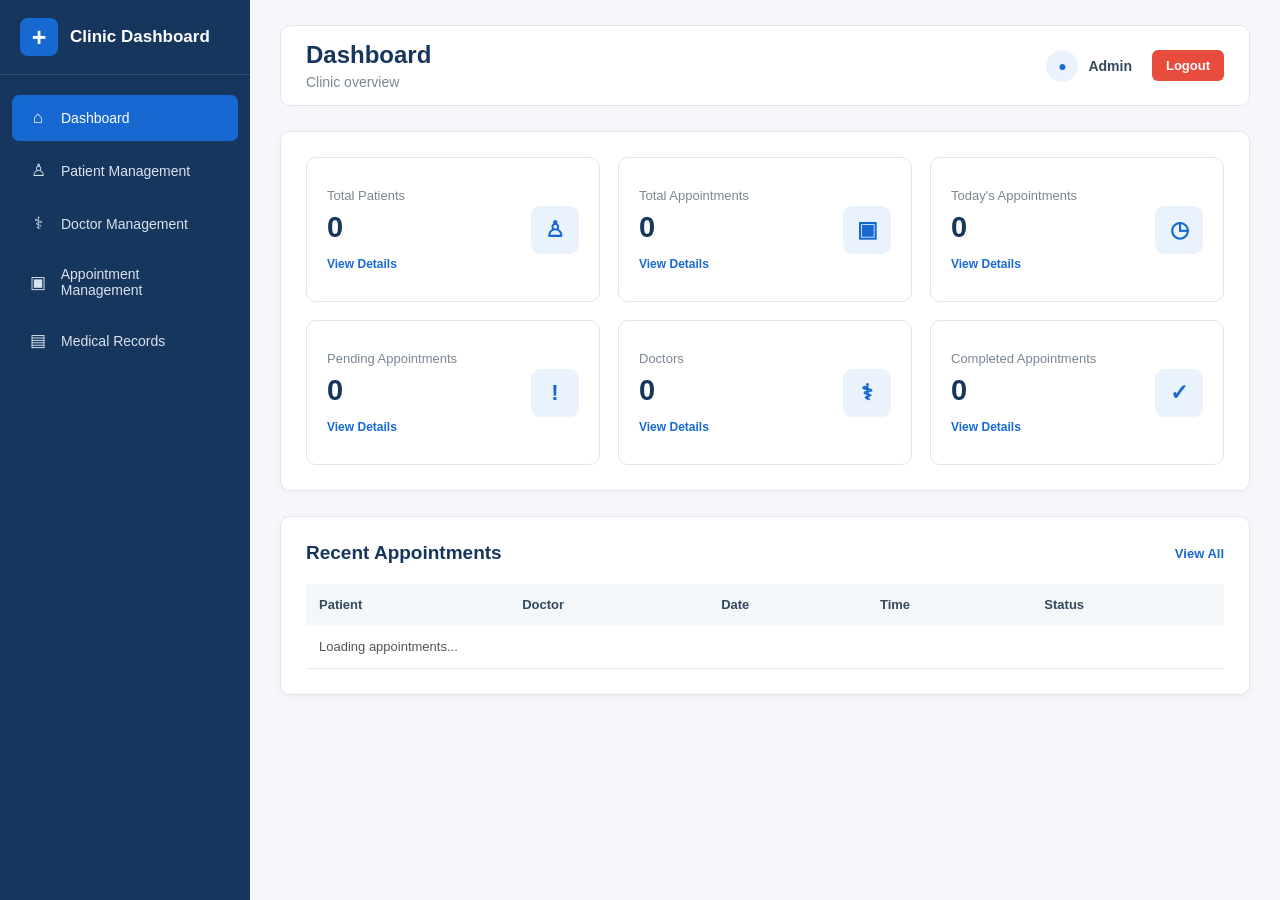
<file: frontend/index.html>
<!DOCTYPE html>
<html lang="en">

<head>
    <meta charset="UTF-8">
    <meta name="viewport" content="width=device-width, initial-scale=1.0">
    <title>Dashboard | Clinic Dashboard</title>
    <link rel="stylesheet" href="style.css">
</head>

<body>

<div class="dashboard-layout">

    <aside class="sidebar">

        <div class="sidebar-brand">

            <div class="sidebar-logo">
                +
            </div>

            <span>Clinic Dashboard</span>

        </div>

        <nav class="sidebar-nav">

            <a href="index.html" class="nav-item active">
                <span>⌂</span>
                Dashboard
            </a>

            <a href="patients.html" class="nav-item">
                <span>♙</span>
                Patient Management
            </a>

            <a href="doctors.html" class="nav-item">
                <span>⚕</span>
                Doctor Management
            </a>

            <a href="appointments.html" class="nav-item">
                <span>▣</span>
                Appointment Management
            </a>

            <a href="medical-records.html" class="nav-item">
                <span>▤</span>
                Medical Records
            </a>

        </nav>

    </aside>

    <main class="dashboard-main">

        <header class="dashboard-header">

            <div>
                <h1>Dashboard</h1>
                <p>Clinic overview</p>
            </div>

            <div class="dashboard-user">

                <span class="user-icon">●</span>

                <span>Admin</span>

                <a href="login.html" class="logout-button">
                    Logout
                </a>

            </div>

        </header>

        <section class="dashboard-stats">

            <div class="stat-card">

                <div>
                    <p class="stat-title">Total Patients</p>
                    <h2 id="totalPatients">0</h2>
                    <a href="patients.html">View Details</a>
                </div>

                <div class="stat-icon">
                    ♙
                </div>

            </div>

            <div class="stat-card">

                <div>
                    <p class="stat-title">Total Appointments</p>
                    <h2 id="totalAppointments">0</h2>
                    <a href="appointments.html">View Details</a>
                </div>

                <div class="stat-icon">
                    ▣
                </div>

            </div>

            <div class="stat-card">

                <div>
                    <p class="stat-title">Today's Appointments</p>
                    <h2 id="todayAppointments">0</h2>
                    <a href="appointments.html">View Details</a>
                </div>

                <div class="stat-icon">
                    ◷
                </div>

            </div>

            <div class="stat-card">

                <div>
                    <p class="stat-title">Pending Appointments</p>
                    <h2 id="pendingAppointments">0</h2>
                    <a href="appointments.html">View Details</a>
                </div>

                <div class="stat-icon">
                    !
                </div>

            </div>

            <div class="stat-card">

                <div>
                    <p class="stat-title">Doctors</p>
                    <h2 id="totalDoctors">0</h2>
                    <a href="doctors.html">View Details</a>
                </div>

                <div class="stat-icon">
                    ⚕
                </div>

            </div>

            <div class="stat-card">

                <div>
                    <p class="stat-title">Completed Appointments</p>
                    <h2 id="completedAppointments">0</h2>
                    <a href="appointments.html">View Details</a>
                </div>

                <div class="stat-icon">
                    ✓
                </div>

            </div>

        </section>

        <section class="recent-section">

            <div class="section-header">

                <h2>Recent Appointments</h2>

                <a href="appointments.html">
                    View All
                </a>

            </div>

            <div class="recent-table-container">

                <table class="recent-table">

                    <thead>

                        <tr>
                            <th>Patient</th>
                            <th>Doctor</th>
                            <th>Date</th>
                            <th>Time</th>
                            <th>Status</th>
                        </tr>

                    </thead>

                    <tbody id="recentAppointments">

                        <tr>
                            <td colspan="5">
                                Loading appointments...
                            </td>
                        </tr>

                    </tbody>

                </table>

            </div>

        </section>

    </main>

</div>

<script src="script.js"></script>

</body>
</html>
</file>
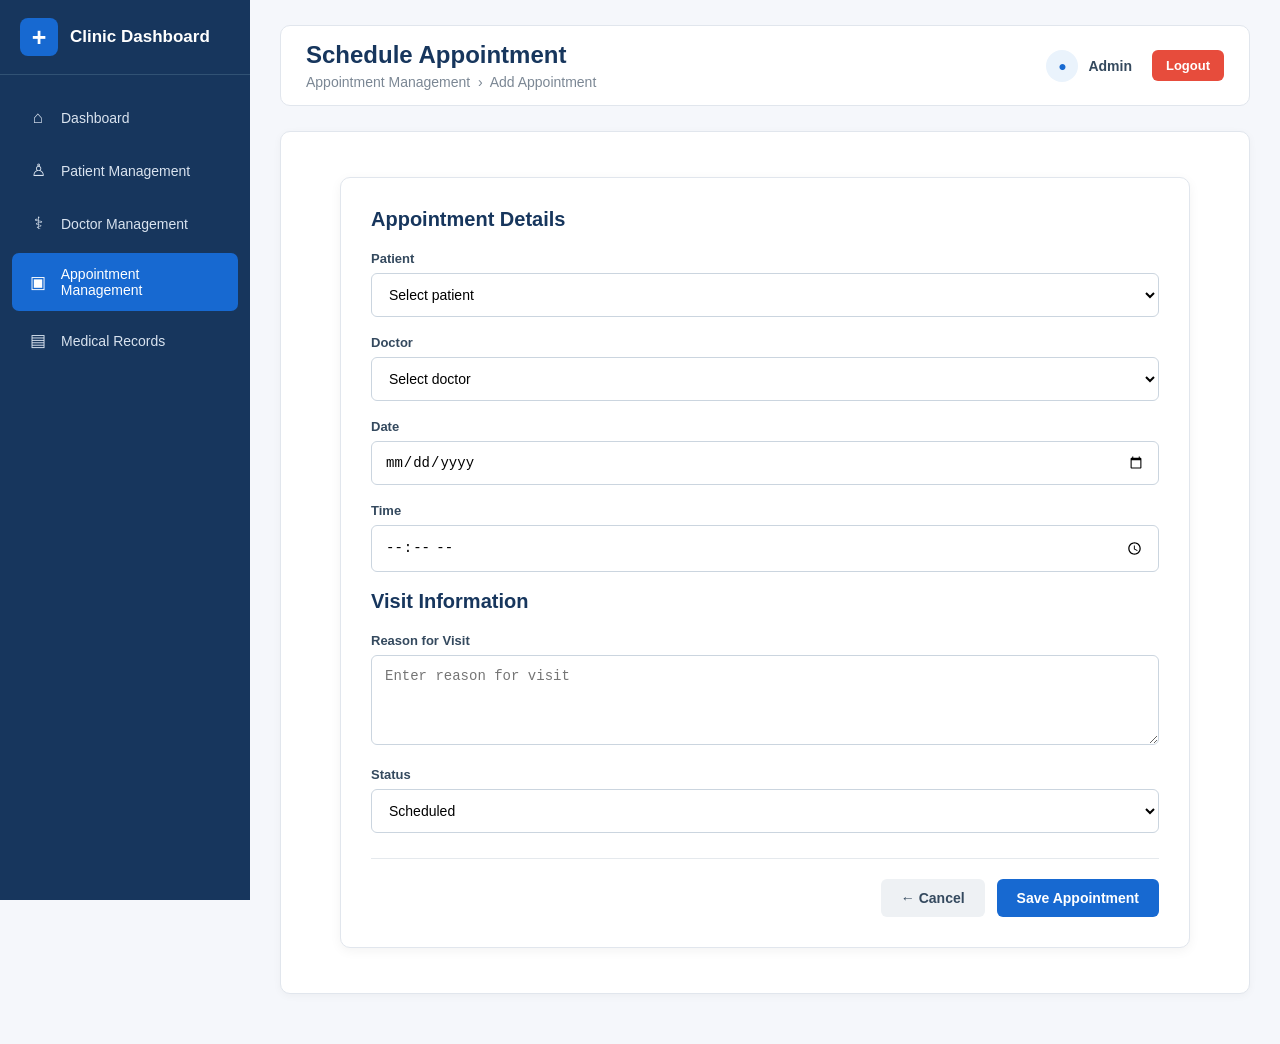
<file: frontend/appointment.html>
<!DOCTYPE html>
<html lang="en">
<head>
    <meta charset="UTF-8">
    <meta name="viewport" content="width=device-width, initial-scale=1.0">
    <title>Schedule Appointment | Clinic Dashboard</title>
    <link rel="stylesheet" href="style.css">
</head>
<body>

<div class="dashboard-layout">

    <aside class="sidebar">
        <div class="sidebar-brand">
            <div class="sidebar-logo">+</div>
            <span>Clinic Dashboard</span>
        </div>

        <nav class="sidebar-nav">
            <a href="index.html" class="nav-item">
                <span>⌂</span>
                Dashboard
            </a>

            <a href="patients.html" class="nav-item">
                <span>♙</span>
                Patient Management
            </a>

            <a href="doctors.html" class="nav-item">
                <span>⚕</span>
                Doctor Management
            </a>

            <a href="appointments.html" class="nav-item active">
                <span>▣</span>
                Appointment Management
            </a>

            <a href="medical-records.html" class="nav-item">
                <span>▤</span>
                Medical Records
            </a>
        </nav>
    </aside>

    <main class="dashboard-main">

        <header class="dashboard-header">
            <div>
                <h1>Schedule Appointment</h1>
                <p>Appointment Management &nbsp;›&nbsp; Add Appointment</p>
            </div>

            <div class="dashboard-user">
                <span class="user-icon">●</span>
                <span>Admin</span>
                <a href="login.html" class="logout-button">Logout</a>
            </div>
        </header>

        <section class="form-page-section">

            <div id="appointmentForm" class="professional-form-card">

                <input type="hidden" id="appointmentId">

                <div class="form-section">
                    <h2>Appointment Details</h2>

                    <div class="form-grid two-columns">

                        <div class="form-group">
                            <label for="appointmentPatient">Patient</label>
                            <select id="appointmentPatient" required>
                                <option value="">Select patient</option>
                            </select>
                        </div>

                        <div class="form-group">
                            <label for="appointmentDoctor">Doctor</label>
                            <select id="appointmentDoctor" required>
                                <option value="">Select doctor</option>
                            </select>
                        </div>

                        <div class="form-group">
                            <label for="appointmentDate">Date</label>
                            <input type="date" id="appointmentDate" required>
                        </div>

                        <div class="form-group">
                            <label for="appointmentTime">Time</label>
                            <input type="time" id="appointmentTime" required>
                        </div>

                    </div>
                </div>

                <div class="form-section">
                    <h2>Visit Information</h2>

                    <div class="form-group">
                        <label for="appointmentReason">Reason for Visit</label>
                        <textarea id="appointmentReason" placeholder="Enter reason for visit" required></textarea>
                    </div>

                    <div class="form-group">
                        <label for="appointmentStatus">Status</label>
                        <select id="appointmentStatus" required>
                            <option value="Scheduled">Scheduled</option>
                            <option value="Completed">Completed</option>
                            <option value="Cancelled">Cancelled</option>
                        </select>
                    </div>
                </div>

                <div class="form-actions">
                    <a href="appointments.html" class="cancel-button">← Cancel</a>
                    <button id="saveAppointmentButton">Save Appointment</button>
                </div>

            </div>

        </section>

    </main>

</div>

<script src="script.js"></script>

</body>
</html>
</file>
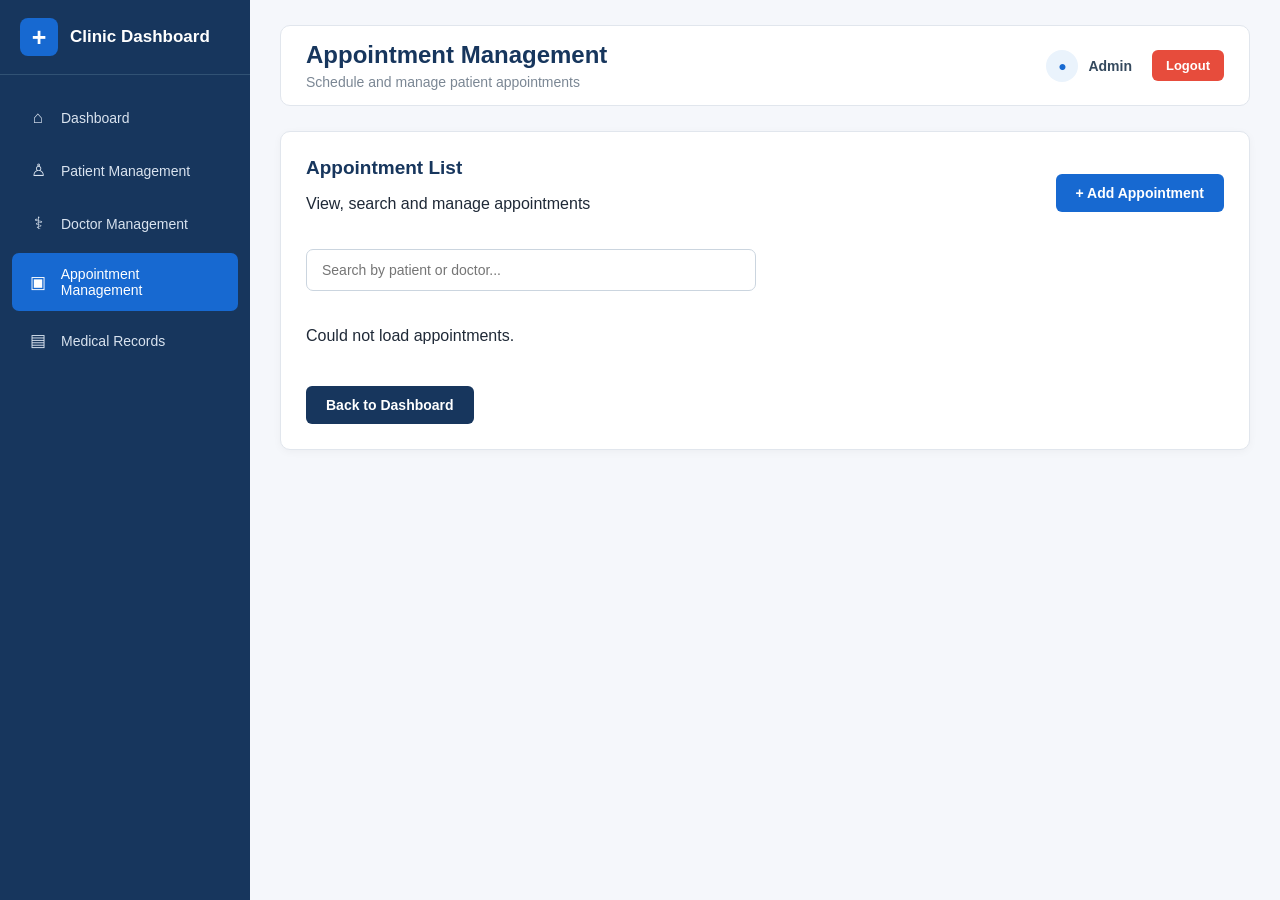
<file: frontend/appointments.html>
<!DOCTYPE html>
<html lang="en">
<head>
    <meta charset="UTF-8">
    <meta name="viewport" content="width=device-width, initial-scale=1.0">
    <title>Appointment Management | Clinic Dashboard</title>
    <link rel="stylesheet" href="style.css">
</head>

<body>

<div class="dashboard-layout">

    <aside class="sidebar">

        <div class="sidebar-brand">
            <div class="sidebar-logo">+</div>
            <span>Clinic Dashboard</span>
        </div>

        <nav class="sidebar-nav">
            <a href="index.html" class="nav-item">
                <span>⌂</span>
                Dashboard
            </a>

            <a href="patients.html" class="nav-item">
                <span>♙</span>
                Patient Management
            </a>

            <a href="doctors.html" class="nav-item">
                <span>⚕</span>
                Doctor Management
            </a>

            <a href="appointments.html" class="nav-item active">
                <span>▣</span>
                Appointment Management
            </a>

            <a href="medical-records.html" class="nav-item">
                <span>▤</span>
                Medical Records
            </a>
        </nav>

    </aside>

    <main class="dashboard-main">

        <header class="dashboard-header">

            <div>
                <h1>Appointment Management</h1>
                <p>Schedule and manage patient appointments</p>
            </div>

            <div class="dashboard-user">
                <span class="user-icon">●</span>
                <span>Admin</span>
                <a href="login.html" class="logout-button">Logout</a>
            </div>

        </header>

        <section class="page-section">

            <div class="section-header">
                <div>
                    <h2>Appointment List</h2>
                    <p>View, search and manage appointments</p>
                </div>

                <button id="addAppointmentButton">
                    + Add Appointment
                </button>
            </div>

            <div class="search-container">
                <input
                    type="text"
                    id="appointmentSearch"
                    placeholder="Search by patient or doctor..."
                >
            </div>

            <div id="appointmentList" class="appointment-list">
                <p>Loading appointments...</p>
            </div>

            <button id="backButton">
                Back to Dashboard
            </button>

        </section>

    </main>

</div>

<script src="script.js"></script>

</body>
</html>
</file>
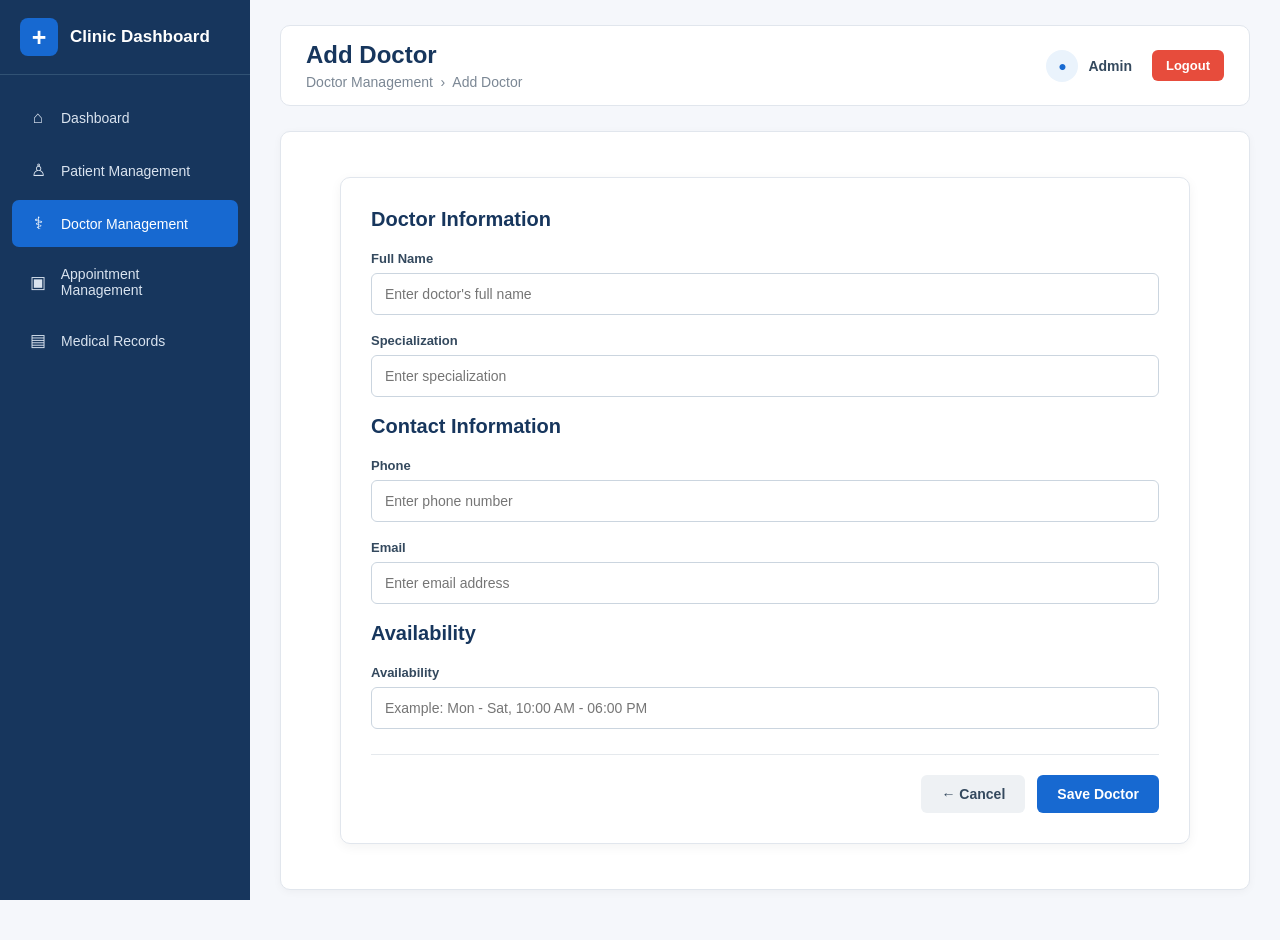
<file: frontend/doctor.html>
<!DOCTYPE html>
<html lang="en">
<head>
    <meta charset="UTF-8">
    <meta name="viewport" content="width=device-width, initial-scale=1.0">
    <title>Add Doctor | Clinic Dashboard</title>
    <link rel="stylesheet" href="style.css">
</head>
<body>

<div class="dashboard-layout">

    <aside class="sidebar">
        <div class="sidebar-brand">
            <div class="sidebar-logo">+</div>
            <span>Clinic Dashboard</span>
        </div>

        <nav class="sidebar-nav">
            <a href="index.html" class="nav-item">
                <span>⌂</span>
                Dashboard
            </a>

            <a href="patients.html" class="nav-item">
                <span>♙</span>
                Patient Management
            </a>

            <a href="doctors.html" class="nav-item active">
                <span>⚕</span>
                Doctor Management
            </a>

            <a href="appointments.html" class="nav-item">
                <span>▣</span>
                Appointment Management
            </a>

            <a href="medical-records.html" class="nav-item">
                <span>▤</span>
                Medical Records
            </a>
        </nav>
    </aside>

    <main class="dashboard-main">

        <header class="dashboard-header">
            <div>
                <h1>Add Doctor</h1>
                <p>Doctor Management &nbsp;›&nbsp; Add Doctor</p>
            </div>

            <div class="dashboard-user">
                <span class="user-icon">●</span>
                <span>Admin</span>
                <a href="login.html" class="logout-button">Logout</a>
            </div>
        </header>

        <section class="form-page-section">

            <div id="doctorForm" class="professional-form-card">

                <input type="hidden" id="doctorId">

                <div class="form-section">
                    <h2>Doctor Information</h2>

                    <div class="form-grid two-columns">

                        <div class="form-group">
                            <label for="doctorName">Full Name</label>
                            <input type="text" id="doctorName" placeholder="Enter doctor's full name" required>
                        </div>

                        <div class="form-group">
                            <label for="doctorSpecialization">Specialization</label>
                            <input type="text" id="doctorSpecialization" placeholder="Enter specialization" required>
                        </div>

                    </div>
                </div>

                <div class="form-section">
                    <h2>Contact Information</h2>

                    <div class="form-grid two-columns">

                        <div class="form-group">
                            <label for="doctorPhone">Phone</label>
                            <input type="tel" id="doctorPhone" placeholder="Enter phone number" required>
                        </div>

                        <div class="form-group">
                            <label for="doctorEmail">Email</label>
                            <input type="email" id="doctorEmail" placeholder="Enter email address" required>
                        </div>

                    </div>
                </div>

                <div class="form-section">
                    <h2>Availability</h2>

                    <div class="form-group">
                        <label for="doctorAvailability">Availability</label>
                        <input type="text" id="doctorAvailability" placeholder="Example: Mon - Sat, 10:00 AM - 06:00 PM" required>
                    </div>
                </div>

                <div class="form-actions">
                    <a href="doctors.html" class="cancel-button">← Cancel</a>
                    <button id="saveDoctorButton">Save Doctor</button>
                </div>

            </div>

        </section>

    </main>

</div>

<script src="script.js"></script>

</body>
</html>
</file>
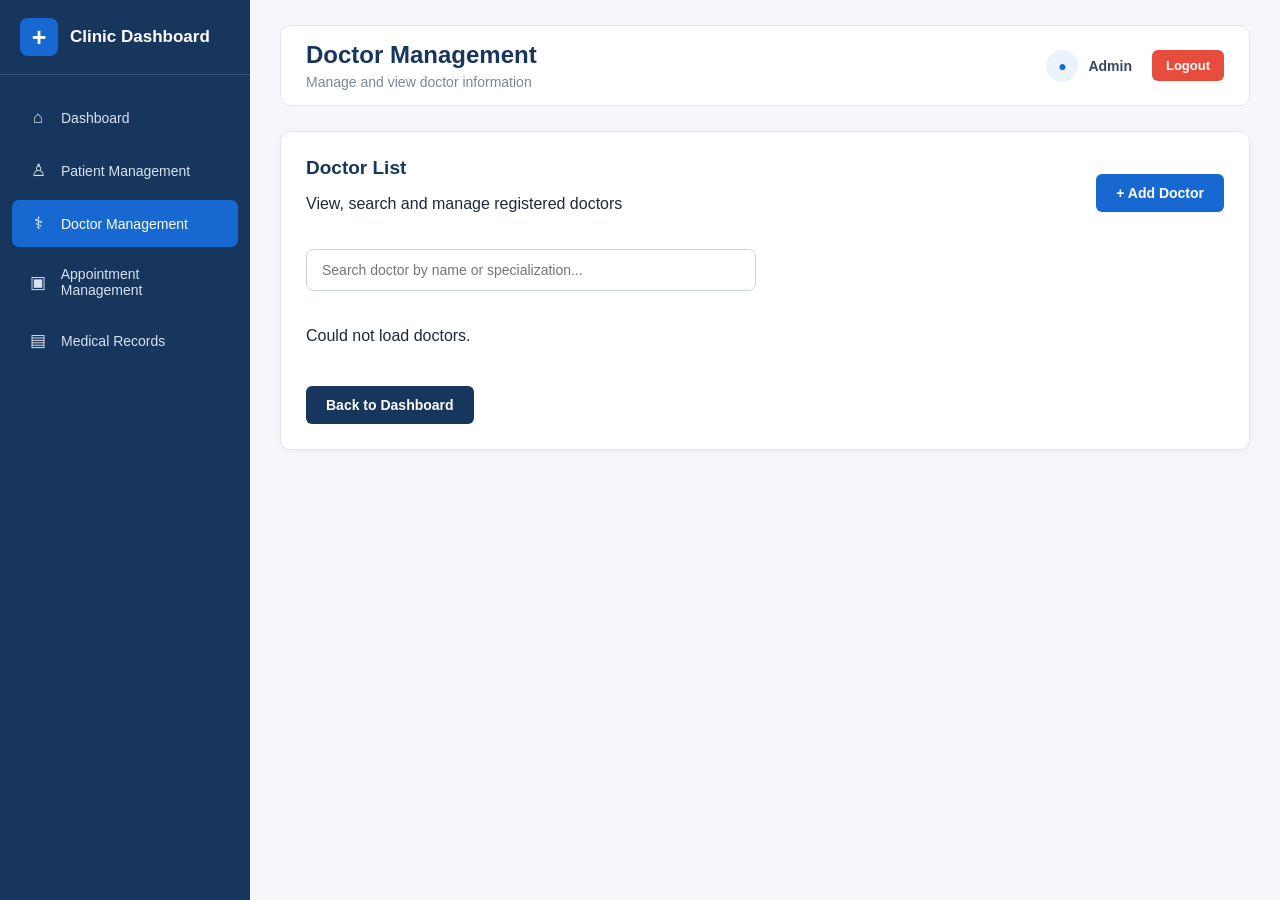
<file: frontend/doctors.html>
<!DOCTYPE html>
<html lang="en">
<head>
    <meta charset="UTF-8">
    <meta name="viewport" content="width=device-width, initial-scale=1.0">
    <title>Doctor Management | Clinic Dashboard</title>
    <link rel="stylesheet" href="style.css">
</head>

<body>

<div class="dashboard-layout">

    <aside class="sidebar">

        <div class="sidebar-brand">
            <div class="sidebar-logo">+</div>
            <span>Clinic Dashboard</span>
        </div>

        <nav class="sidebar-nav">
            <a href="index.html" class="nav-item">
                <span>⌂</span>
                Dashboard
            </a>

            <a href="patients.html" class="nav-item">
                <span>♙</span>
                Patient Management
            </a>

            <a href="doctors.html" class="nav-item active">
                <span>⚕</span>
                Doctor Management
            </a>

            <a href="appointments.html" class="nav-item">
                <span>▣</span>
                Appointment Management
            </a>

            <a href="medical-records.html" class="nav-item">
                <span>▤</span>
                Medical Records
            </a>
        </nav>

    </aside>

    <main class="dashboard-main">

        <header class="dashboard-header">

            <div>
                <h1>Doctor Management</h1>
                <p>Manage and view doctor information</p>
            </div>

            <div class="dashboard-user">
                <span class="user-icon">●</span>
                <span>Admin</span>
                <a href="login.html" class="logout-button">Logout</a>
            </div>

        </header>

        <section class="page-section">

            <div class="section-header">
                <div>
                    <h2>Doctor List</h2>
                    <p>View, search and manage registered doctors</p>
                </div>

                <button id="addDoctorButton">
                    + Add Doctor
                </button>
            </div>

            <div class="search-container">
                <input
                    type="text"
                    id="doctorSearch"
                    placeholder="Search doctor by name or specialization..."
                >
            </div>

            <div id="doctorList" class="doctor-list">
                <p>Loading doctors...</p>
            </div>

            <button id="backButton">
                Back to Dashboard
            </button>

        </section>

    </main>

</div>

<script src="script.js"></script>

</body>
</html>
</file>
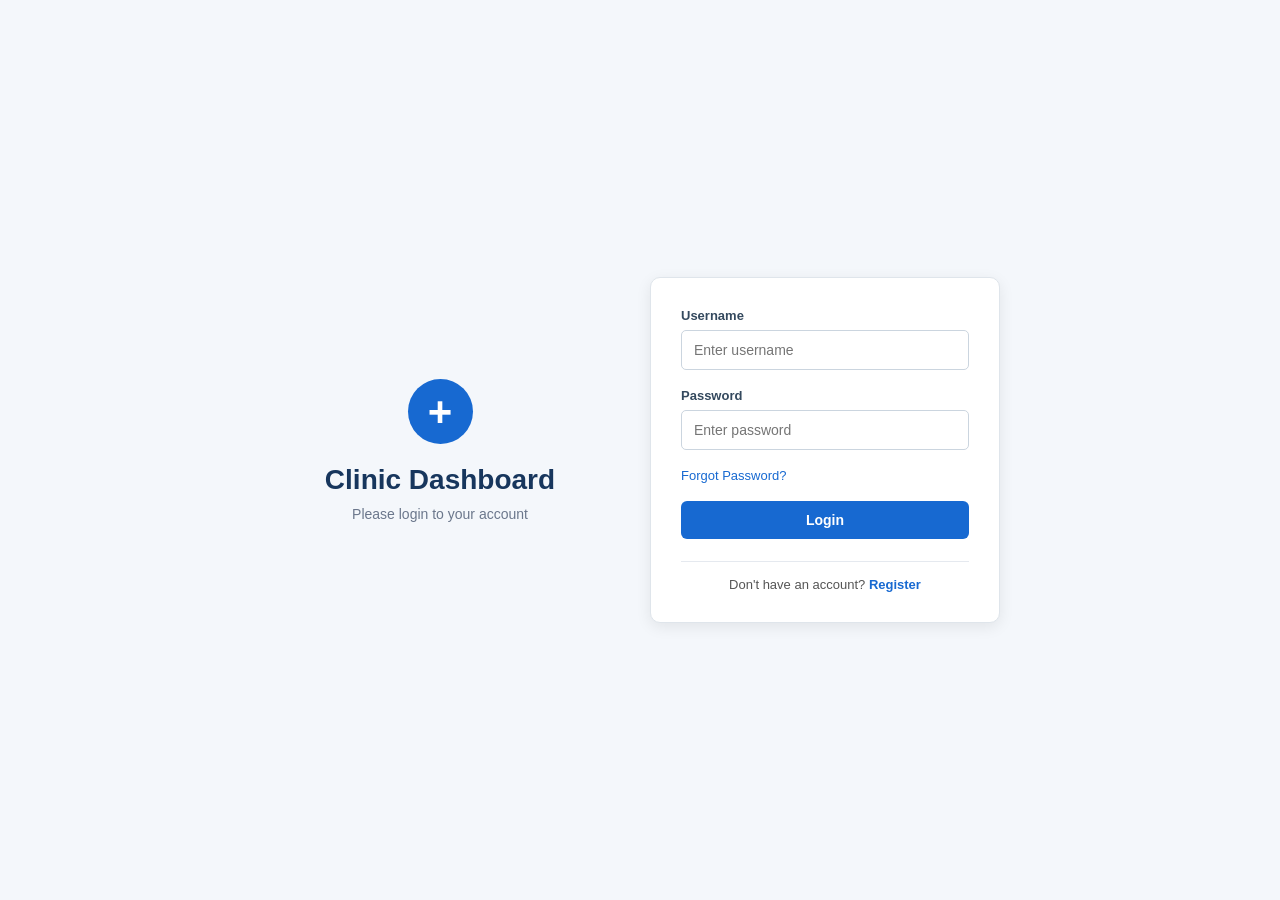
<file: frontend/login.html>
<!DOCTYPE html>
<html lang="en">

<head>
    <meta charset="UTF-8">
    <meta name="viewport" content="width=device-width, initial-scale=1.0">
    <title>Login | Clinic Dashboard</title>
    <link rel="stylesheet" href="style.css">
</head>

<body>

    <div class="auth-page">

        <div class="auth-container">

            <!-- Clinic Logo / Branding -->
            <div class="auth-brand">

                <div class="clinic-logo">
                    +
                </div>

                <h1>Clinic Dashboard</h1>

                <p>Please login to your account</p>

            </div>


            <!-- Login Form -->
            <div class="auth-card">

                <form id="loginForm">

                    <div class="form-group">

                        <label for="username">
                            Username
                        </label>

                        <input
                            type="text"
                            id="username"
                            placeholder="Enter username"
                            required
                        >

                    </div>


                    <div class="form-group">

                        <label for="password">
                            Password
                        </label>

                        <input
                            type="password"
                            id="password"
                            placeholder="Enter password"
                            required
                        >

                    </div>


                    <a href="#" class="forgot-password">
                        Forgot Password?
                    </a>


                    <button type="submit" id="loginButton">
                        Login
                    </button>

                </form>


                <div class="auth-register">

                    <p>
                        Don't have an account?
                        <a href="register.html">Register</a>
                    </p>

                </div>

            </div>

        </div>

    </div>

<script src="script.js"></script>

</body>
</html>
</file>
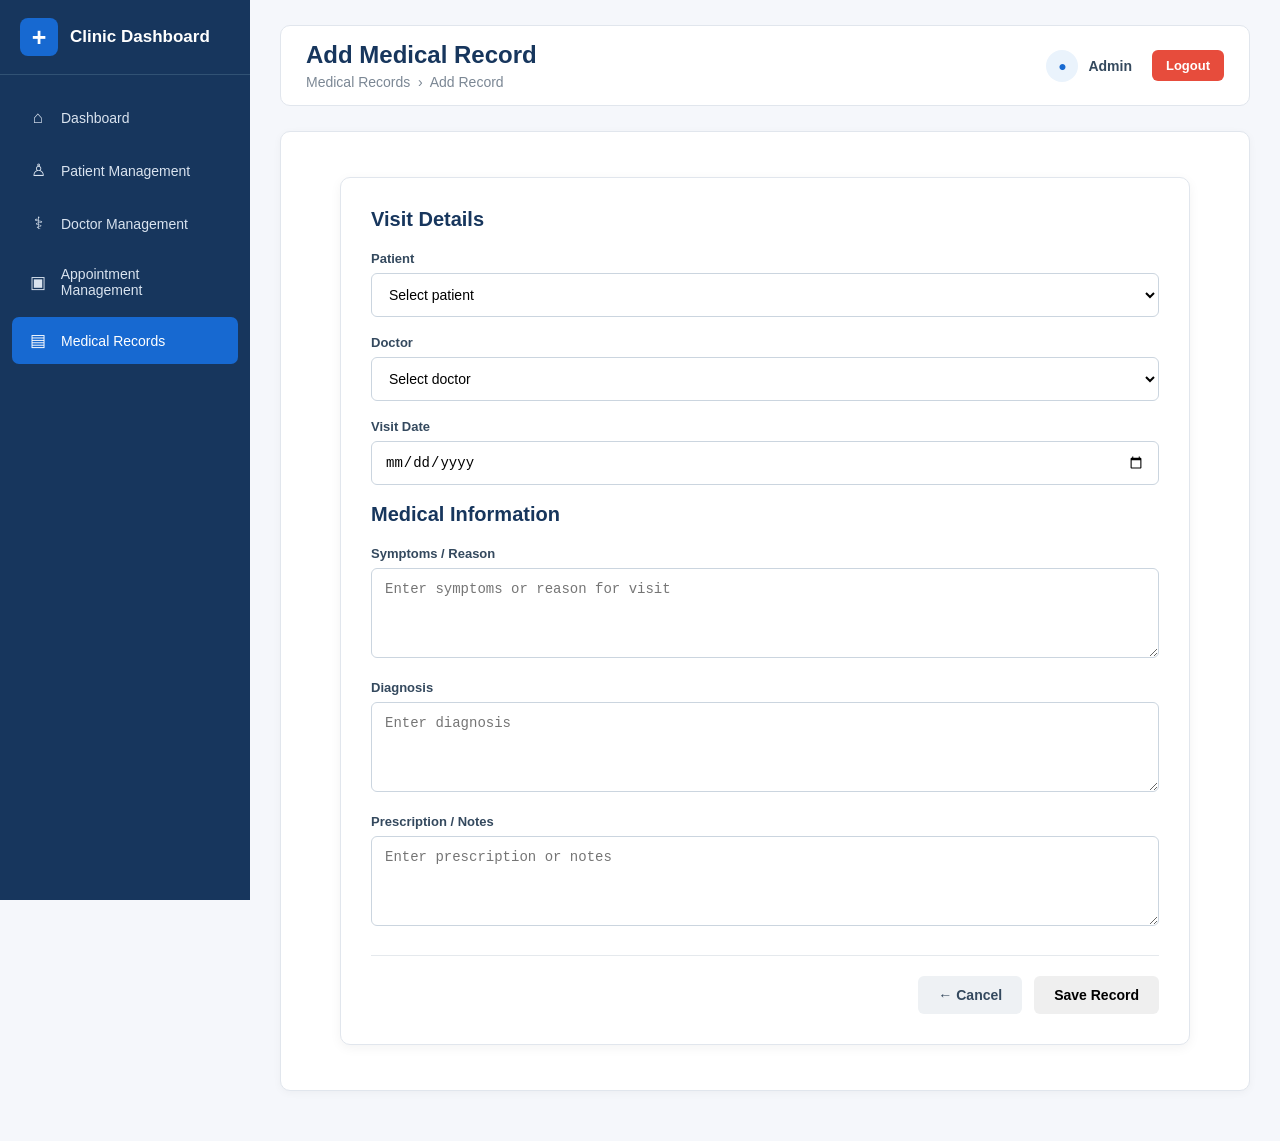
<file: frontend/medical-record.html>
<!DOCTYPE html>
<html lang="en">
<head>
    <meta charset="UTF-8">
    <meta name="viewport" content="width=device-width, initial-scale=1.0">
    <title>Medical Record | Clinic Dashboard</title>
    <link rel="stylesheet" href="style.css">
</head>
<body>

<div class="dashboard-layout">

    <aside class="sidebar">
        <div class="sidebar-brand">
            <div class="sidebar-logo">+</div>
            <span>Clinic Dashboard</span>
        </div>

        <nav class="sidebar-nav">
            <a href="index.html" class="nav-item">
                <span>⌂</span>
                Dashboard
            </a>

            <a href="patients.html" class="nav-item">
                <span>♙</span>
                Patient Management
            </a>

            <a href="doctors.html" class="nav-item">
                <span>⚕</span>
                Doctor Management
            </a>

            <a href="appointments.html" class="nav-item">
                <span>▣</span>
                Appointment Management
            </a>

            <a href="medical-records.html" class="nav-item active">
                <span>▤</span>
                Medical Records
            </a>
        </nav>
    </aside>

    <main class="dashboard-main">

        <header class="dashboard-header">
            <div>
                <h1>Add Medical Record</h1>
                <p>Medical Records &nbsp;›&nbsp; Add Record</p>
            </div>

            <div class="dashboard-user">
                <span class="user-icon">●</span>
                <span>Admin</span>
                <a href="login.html" class="logout-button">Logout</a>
            </div>
        </header>

        <section class="form-page-section">

            <div id="medicalRecordForm" class="professional-form-card">

                <input type="hidden" id="recordId">

                <div class="form-section">
                    <h2>Visit Details</h2>

                    <div class="form-grid two-columns">

                        <div class="form-group">
                            <label for="recordPatient">Patient</label>
                            <select id="recordPatient" required>
                                <option value="">Select patient</option>
                            </select>
                        </div>

                        <div class="form-group">
                            <label for="recordDoctor">Doctor</label>
                            <select id="recordDoctor" required>
                                <option value="">Select doctor</option>
                            </select>
                        </div>

                        <div class="form-group">
                            <label for="recordDate">Visit Date</label>
                            <input type="date" id="recordDate" required>
                        </div>

                    </div>
                </div>

                <div class="form-section">
                    <h2>Medical Information</h2>

                    <div class="form-group">
                        <label for="recordSymptoms">Symptoms / Reason</label>
                        <textarea id="recordSymptoms" placeholder="Enter symptoms or reason for visit" required></textarea>
                    </div>

                    <div class="form-group">
                        <label for="recordDiagnosis">Diagnosis</label>
                        <textarea id="recordDiagnosis" placeholder="Enter diagnosis" required></textarea>
                    </div>

                    <div class="form-group">
                        <label for="recordPrescription">Prescription / Notes</label>
                        <textarea id="recordPrescription" placeholder="Enter prescription or notes" required></textarea>
                    </div>

                </div>

                <div class="form-actions">
                    <a href="medical-records.html" class="cancel-button">← Cancel</a>
                    <button id="saveRecordButton">Save Record</button>
                </div>

            </div>

        </section>

    </main>

</div>

<script src="script.js"></script>

</body>
</html>
</file>
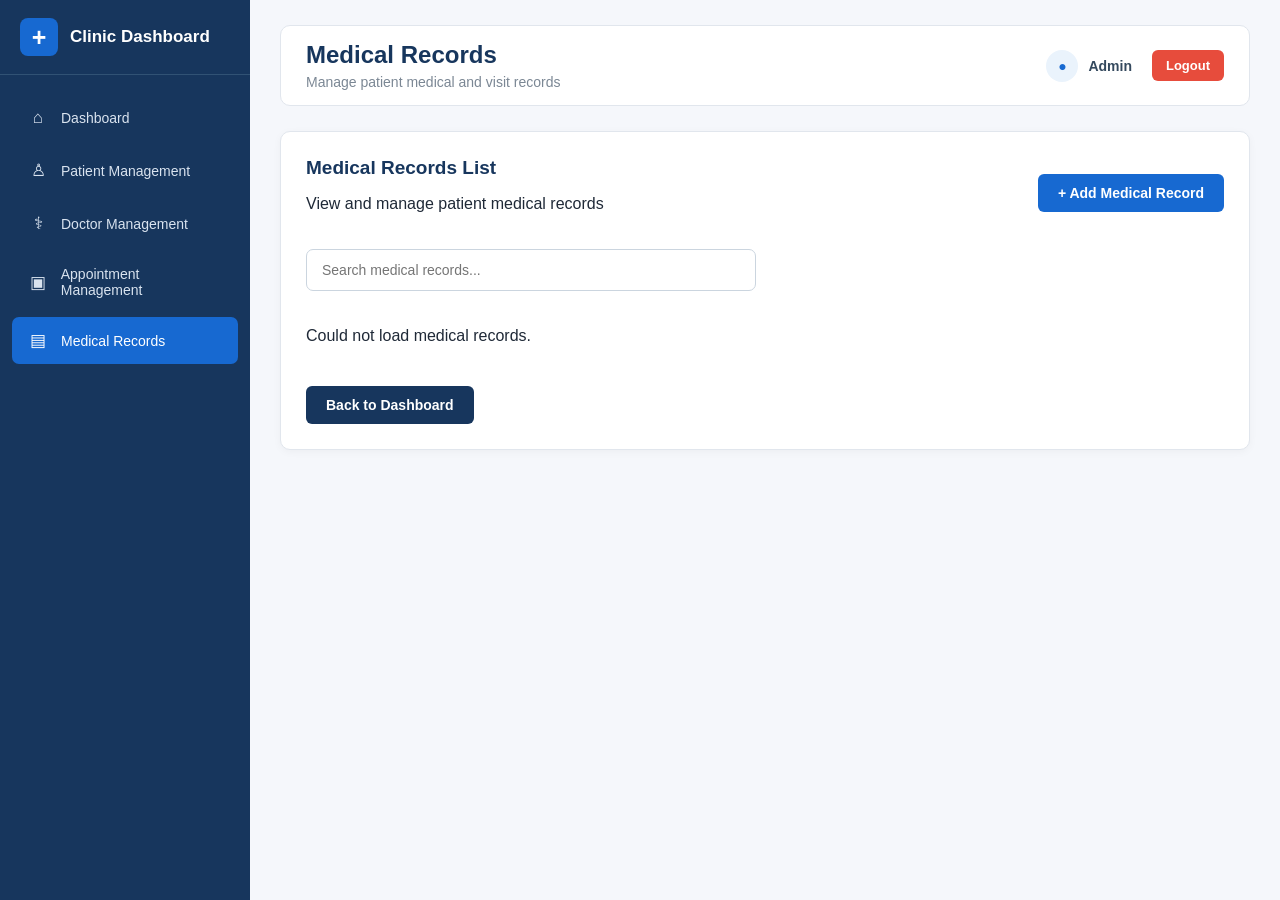
<file: frontend/medical-records.html>
<!DOCTYPE html>
<html lang="en">
<head>
    <meta charset="UTF-8">
    <meta name="viewport" content="width=device-width, initial-scale=1.0">
    <title>Medical Records | Clinic Dashboard</title>
    <link rel="stylesheet" href="style.css">
</head>

<body>

<div class="dashboard-layout">

    <aside class="sidebar">

        <div class="sidebar-brand">
            <div class="sidebar-logo">+</div>
            <span>Clinic Dashboard</span>
        </div>

        <nav class="sidebar-nav">
            <a href="index.html" class="nav-item">
                <span>⌂</span>
                Dashboard
            </a>

            <a href="patients.html" class="nav-item">
                <span>♙</span>
                Patient Management
            </a>

            <a href="doctors.html" class="nav-item">
                <span>⚕</span>
                Doctor Management
            </a>

            <a href="appointments.html" class="nav-item">
                <span>▣</span>
                Appointment Management
            </a>

            <a href="medical-records.html" class="nav-item active">
                <span>▤</span>
                Medical Records
            </a>
        </nav>

    </aside>

    <main class="dashboard-main">

        <header class="dashboard-header">

            <div>
                <h1>Medical Records</h1>
                <p>Manage patient medical and visit records</p>
            </div>

            <div class="dashboard-user">
                <span class="user-icon">●</span>
                <span>Admin</span>
                <a href="login.html" class="logout-button">Logout</a>
            </div>

        </header>

        <section class="page-section">

            <div class="section-header">
                <div>
                    <h2>Medical Records List</h2>
                    <p>View and manage patient medical records</p>
                </div>

                <button id="addMedicalRecordButton">
                    + Add Medical Record
                </button>
            </div>

            <div class="search-container">
                <input
                    type="text"
                    id="medicalRecordSearch"
                    placeholder="Search medical records..."
                >
            </div>

            <div id="medicalRecordList" class="medical-record-list">
                <p>Loading medical records...</p>
            </div>

            <button id="backButton">
                Back to Dashboard
            </button>

        </section>

    </main>

</div>

<script src="script.js"></script>

</body>
</html>
</file>
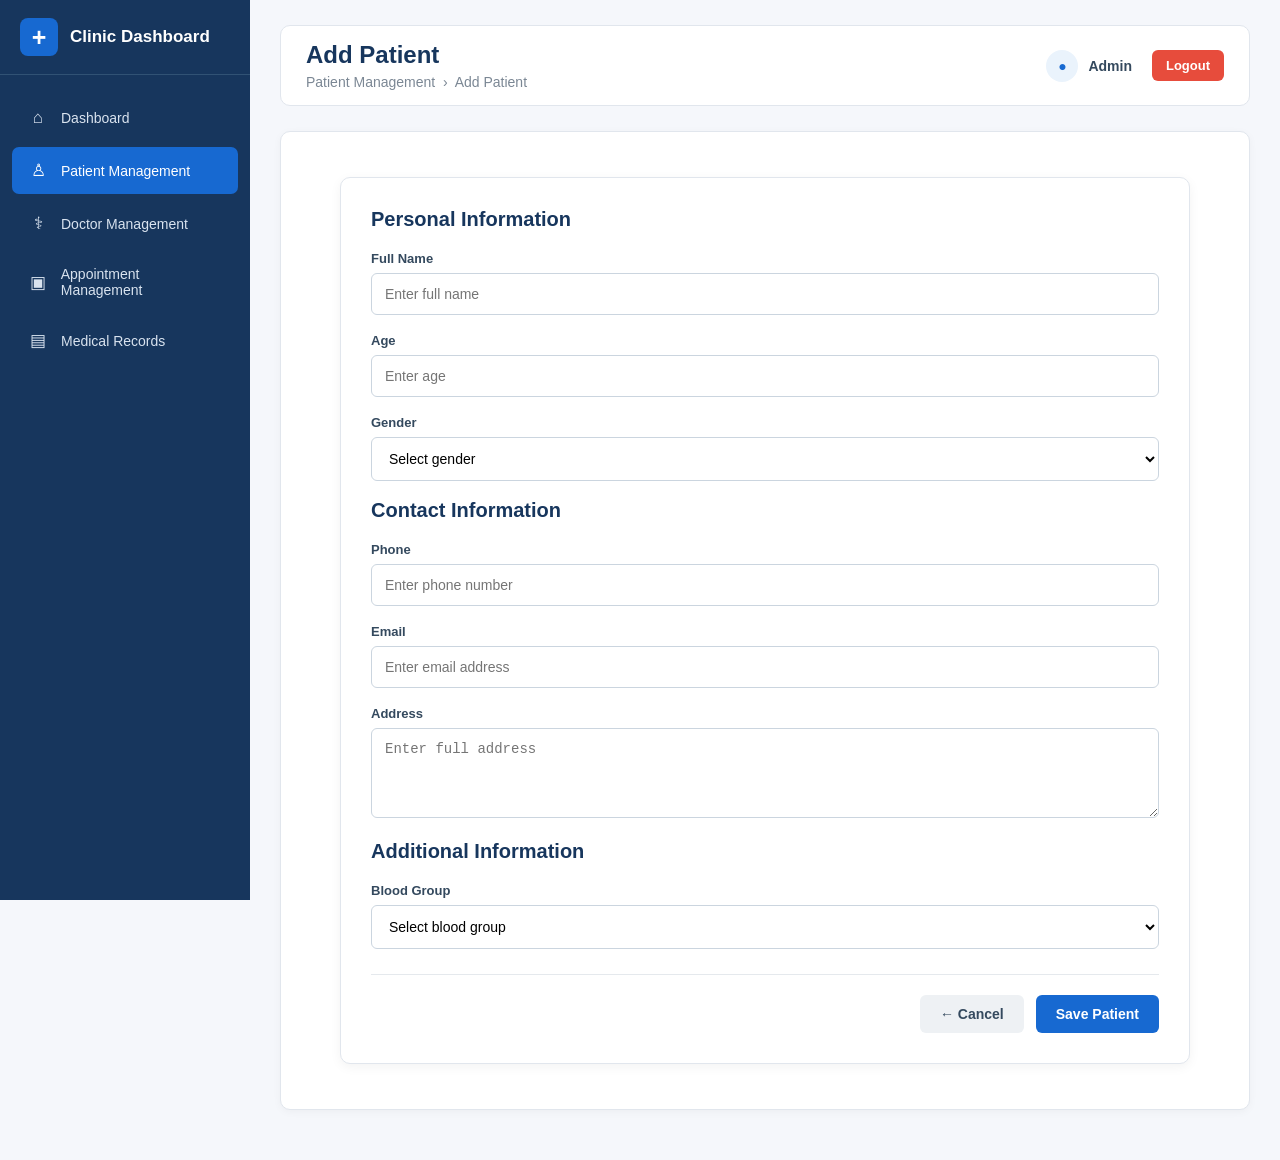
<file: frontend/patient.html>
<!DOCTYPE html>
<html lang="en">
<head>
    <meta charset="UTF-8">
    <meta name="viewport" content="width=device-width, initial-scale=1.0">
    <title>Add Patient | Clinic Dashboard</title>
    <link rel="stylesheet" href="style.css">
</head>
<body>

<div class="dashboard-layout">

    <aside class="sidebar">
        <div class="sidebar-brand">
            <div class="sidebar-logo">+</div>
            <span>Clinic Dashboard</span>
        </div>

        <nav class="sidebar-nav">
            <a href="index.html" class="nav-item">
                <span>⌂</span>
                Dashboard
            </a>

            <a href="patients.html" class="nav-item active">
                <span>♙</span>
                Patient Management
            </a>

            <a href="doctors.html" class="nav-item">
                <span>⚕</span>
                Doctor Management
            </a>

            <a href="appointments.html" class="nav-item">
                <span>▣</span>
                Appointment Management
            </a>

            <a href="medical-records.html" class="nav-item">
                <span>▤</span>
                Medical Records
            </a>
        </nav>
    </aside>

    <main class="dashboard-main">

        <header class="dashboard-header">
            <div>
                <h1>Add Patient</h1>
                <p>Patient Management &nbsp;›&nbsp; Add Patient</p>
            </div>

            <div class="dashboard-user">
                <span class="user-icon">●</span>
                <span>Admin</span>
                <a href="login.html" class="logout-button">Logout</a>
            </div>
        </header>

        <section class="form-page-section">

            <div id="patientForm" class="professional-form-card">

                <input type="hidden" id="patientId">

                <div class="form-section">
                    <h2>Personal Information</h2>

                    <div class="form-grid three-columns">

                        <div class="form-group">
                            <label for="patientName">Full Name</label>
                            <input type="text" id="patientName" placeholder="Enter full name" required>
                        </div>

                        <div class="form-group">
                            <label for="patientAge">Age</label>
                            <input type="number" id="patientAge" placeholder="Enter age" required onwheel="this.blur()">
                        </div>

                        <div class="form-group">
                            <label for="patientGender">Gender</label>
                            <select id="patientGender" required>
                                <option value="">Select gender</option>
                                <option value="Male">Male</option>
                                <option value="Female">Female</option>
                                <option value="Other">Other</option>
                            </select>
                        </div>

                    </div>
                </div>

                <div class="form-section">
                    <h2>Contact Information</h2>

                    <div class="form-grid two-columns">

                        <div class="form-group">
                            <label for="patientPhone">Phone</label>
                            <input type="tel" id="patientPhone" placeholder="Enter phone number" required>
                        </div>

                        <div class="form-group">
                            <label for="patientEmail">Email</label>
                            <input type="email" id="patientEmail" placeholder="Enter email address" required>
                        </div>

                    </div>

                    <div class="form-group">
                        <label for="patientAddress">Address</label>
                        <textarea id="patientAddress" placeholder="Enter full address" required></textarea>
                    </div>
                </div>

                <div class="form-section">
                    <h2>Additional Information</h2>

                    <div class="form-grid two-columns">

                        <div class="form-group">
                            <label for="patientBloodGroup">Blood Group</label>
                            <select id="patientBloodGroup" required>
                                <option value="">Select blood group</option>
                                <option value="A+">A+</option>
                                <option value="A-">A-</option>
                                <option value="B+">B+</option>
                                <option value="B-">B-</option>
                                <option value="AB+">AB+</option>
                                <option value="AB-">AB-</option>
                                <option value="O+">O+</option>
                                <option value="O-">O-</option>
                            </select>
                        </div>

                    </div>
                </div>

                <div class="form-actions">
                    <a href="patients.html" class="cancel-button">← Cancel</a>
                    <button id="savePatientButton">Save Patient</button>
                </div>

            </div>

        </section>

    </main>

</div>

<script src="script.js"></script>

</body>
</html>
</file>
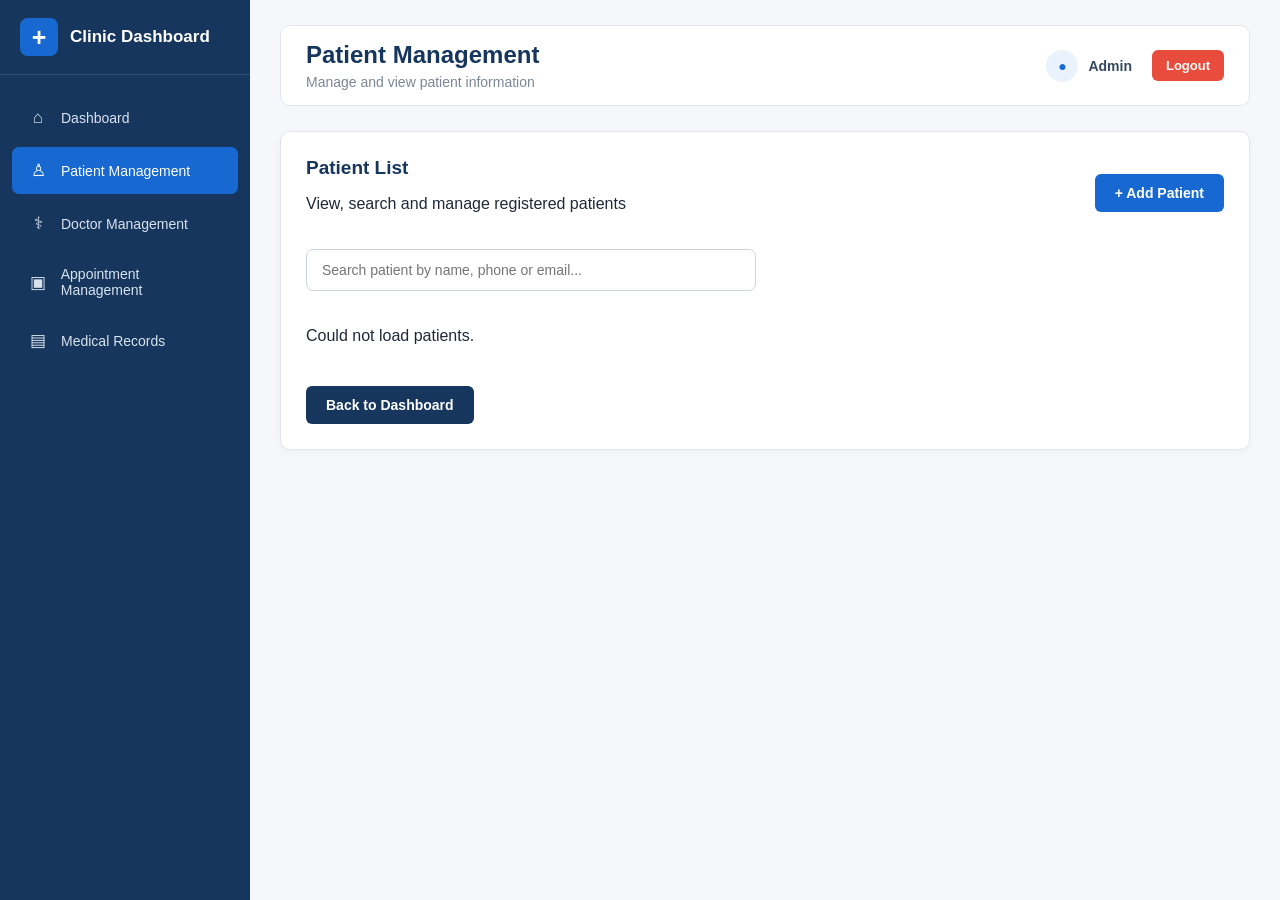
<file: frontend/patients.html>
<!DOCTYPE html>
<html lang="en">
<head>
    <meta charset="UTF-8">
    <meta name="viewport" content="width=device-width, initial-scale=1.0">
    <title>Patient Management | Clinic Dashboard</title>
    <link rel="stylesheet" href="style.css">
</head>

<body>

<div class="dashboard-layout">

    <aside class="sidebar">

        <div class="sidebar-brand">
            <div class="sidebar-logo">+</div>
            <span>Clinic Dashboard</span>
        </div>

        <nav class="sidebar-nav">
            <a href="index.html" class="nav-item">
                <span>⌂</span>
                Dashboard
            </a>

            <a href="patients.html" class="nav-item active">
                <span>♙</span>
                Patient Management
            </a>

            <a href="doctors.html" class="nav-item">
                <span>⚕</span>
                Doctor Management
            </a>

            <a href="appointments.html" class="nav-item">
                <span>▣</span>
                Appointment Management
            </a>

            <a href="medical-records.html" class="nav-item">
                <span>▤</span>
                Medical Records
            </a>
        </nav>

    </aside>

    <main class="dashboard-main">

        <header class="dashboard-header">

            <div>
                <h1>Patient Management</h1>
                <p>Manage and view patient information</p>
            </div>

            <div class="dashboard-user">
                <span class="user-icon">●</span>
                <span>Admin</span>
                <a href="login.html" class="logout-button">Logout</a>
            </div>

        </header>

        <section class="page-section">

            <div class="section-header">
                <div>
                    <h2>Patient List</h2>
                    <p>View, search and manage registered patients</p>
                </div>

                <button id="addPatientButton">
                    + Add Patient
                </button>
            </div>

            <div class="search-container">
                <input
                    type="text"
                    id="patientSearch"
                    placeholder="Search patient by name, phone or email..."
                >
            </div>

            <div id="patientList" class="patient-list">
                <p>Loading patients...</p>
            </div>

            <button id="backButton">
                Back to Dashboard
            </button>

        </section>

    </main>

</div>

<script src="script.js"></script>

</body>
</html>
</file>
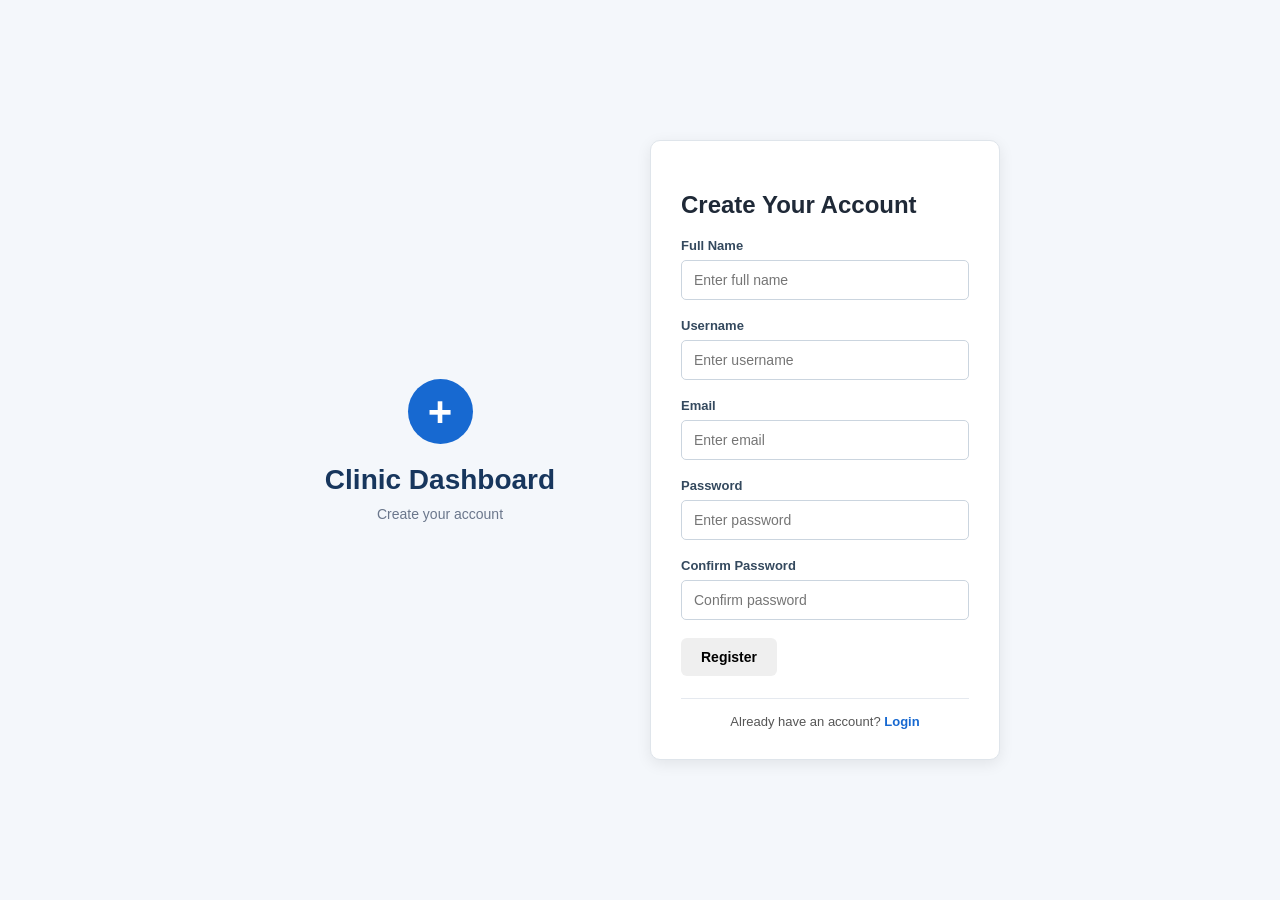
<file: frontend/register.html>
<!DOCTYPE html>
<html lang="en">

<head>
    <meta charset="UTF-8">
    <meta name="viewport" content="width=device-width, initial-scale=1.0">
    <title>Register | Clinic Dashboard</title>
    <link rel="stylesheet" href="style.css">
</head>

<body>

    <div class="auth-page">

        <div class="auth-container">

            <!-- Clinic Branding -->
            <div class="auth-brand">

                <div class="clinic-logo">
                    +
                </div>

                <h1>Clinic Dashboard</h1>

                <p>Create your account</p>

            </div>


            <!-- Register Form -->
            <div class="auth-card">

                <h2>Create Your Account</h2>

                <form id="registerForm">

                    <div class="form-group">

                        <label for="fullName">
                            Full Name
                        </label>

                        <input
                            type="text"
                            id="fullName"
                            placeholder="Enter full name"
                            required
                        >

                    </div>


                    <div class="form-group">

                        <label for="registerUsername">
                            Username
                        </label>

                        <input
                            type="text"
                            id="registerUsername"
                            placeholder="Enter username"
                            required
                        >

                    </div>


                    <div class="form-group">

                        <label for="registerEmail">
                            Email
                        </label>

                        <input
                            type="email"
                            id="registerEmail"
                            placeholder="Enter email"
                            required
                        >

                    </div>


                    <div class="form-group">

                        <label for="registerPassword">
                            Password
                        </label>

                        <input
                            type="password"
                            id="registerPassword"
                            placeholder="Enter password"
                            required
                        >

                    </div>


                    <div class="form-group">

                        <label for="confirmPassword">
                            Confirm Password
                        </label>

                        <input
                            type="password"
                            id="confirmPassword"
                            placeholder="Confirm password"
                            required
                        >

                    </div>


                    <button type="submit" id="registerButton">
                        Register
                    </button>

                </form>


                <div class="auth-register">

                    <p>
                        Already have an account?
                        <a href="login.html">Login</a>
                    </p>

                </div>

            </div>

        </div>

    </div>

    <script src="script.js"></script>

</body>
</html>
</file>
<file: frontend/style.css>
* {
    box-sizing: border-box;
}

body {
    font-family: Arial, sans-serif;
    margin: 0;
    background-color: #f5f7fb;
    color: #1f2937;
}

header {
    background-color: #ffffff;
    border-bottom: 1px solid #e5e7eb;
    padding: 20px 30px;
}

header h1 {
    margin: 0;
    color: #17365d;
    font-size: 24px;
}

main {
    max-width: 1200px;
    margin: 0 auto;
    padding: 30px;
}

section {
    background-color: #ffffff;
    border: 1px solid #e1e6ed;
    border-radius: 10px;
    padding: 25px;
    margin-bottom: 25px;
    box-shadow: 0 2px 8px rgba(0, 0, 0, 0.04);
}

section h2 {
    margin: 0 0 20px;
    color: #17365d;
    font-size: 20px;
}

section h3 {
    color: #17365d;
}

button {
    border: none;
    border-radius: 6px;
    padding: 11px 20px;
    font-size: 14px;
    font-weight: 600;
    cursor: pointer;
    transition: 0.2s;
}

button:hover {
    transform: translateY(-1px);
}

#addPatientButton,
#addDoctorButton,
#addAppointmentButton,
#addMedicalRecordButton,
#savePatientButton,
#saveDoctorButton,
#saveAppointmentButton,
#saveMedicalRecordButton {
    background-color: #1769d1;
    color: white;
}

#addPatientButton:hover,
#addDoctorButton:hover,
#addAppointmentButton:hover,
#addMedicalRecordButton:hover,
#savePatientButton:hover,
#saveDoctorButton:hover,
#saveAppointmentButton:hover,
#saveMedicalRecordButton:hover {
    background-color: #0f56ae;
}

#viewPatientsButton,
#viewDoctorsButton,
#viewAppointmentsButton,
#viewMedicalRecordsButton {
    background-color: #eef3f8;
    color: #17365d;
}

#viewPatientsButton:hover,
#viewDoctorsButton:hover,
#viewAppointmentsButton:hover,
#viewMedicalRecordsButton:hover {
    background-color: #dfe8f1;
}

#backButton {
    background-color: #17365d;
    color: white;
    margin-top: 25px;
}

#backButton:hover {
    background-color: #102b4a;
}

.dashboard-layout {
    display: flex;
    min-height: 100vh;
    background-color: #f5f7fb;
}

.sidebar {
    width: 250px;
    min-height: 100vh;
    background-color: #17365d;
    color: white;
    position: fixed;
    left: 0;
    top: 0;
    bottom: 0;
}

.sidebar-brand {
    height: 75px;
    display: flex;
    align-items: center;
    gap: 12px;
    padding: 0 20px;
    border-bottom: 1px solid #315274;
    font-size: 17px;
    font-weight: bold;
}

.sidebar-logo {
    width: 38px;
    height: 38px;
    display: flex;
    align-items: center;
    justify-content: center;
    background-color: #1769d1;
    border-radius: 8px;
    font-size: 25px;
    font-weight: bold;
}

.sidebar-nav {
    padding: 20px 12px;
}

.nav-item {
    display: flex;
    align-items: center;
    gap: 12px;
    padding: 13px 15px;
    margin-bottom: 6px;
    color: #d9e3ef;
    text-decoration: none;
    border-radius: 7px;
    font-size: 14px;
}

.nav-item span {
    width: 22px;
    text-align: center;
    font-size: 17px;
}

.nav-item:hover {
    background-color: #294b6e;
    color: white;
}

.nav-item.active {
    background-color: #1769d1;
    color: white;
}

.dashboard-main {
    margin-left: 250px;
    width: calc(100% - 250px);
    min-height: 100vh;
    padding: 25px 30px;
}

.dashboard-header {
    background-color: white;
    min-height: 75px;
    padding: 15px 25px;
    border-radius: 10px;
    display: flex;
    align-items: center;
    justify-content: space-between;
    margin-bottom: 25px;
    border: 1px solid #e1e6ed;
}

.dashboard-header h1 {
    margin: 0 0 5px;
    color: #17365d;
    font-size: 24px;
}

.dashboard-header p {
    margin: 0;
    color: #7b8794;
    font-size: 14px;
}

.dashboard-user {
    display: flex;
    align-items: center;
    gap: 10px;
    color: #34495e;
    font-size: 14px;
    font-weight: 600;
}

.user-icon {
    width: 32px;
    height: 32px;
    display: flex;
    align-items: center;
    justify-content: center;
    background-color: #eaf3fc;
    color: #1769d1;
    border-radius: 50%;
}

.logout-button {
    margin-left: 10px;
    padding: 8px 14px;
    background-color: #e74c3c;
    color: white;
    text-decoration: none;
    border-radius: 6px;
    font-size: 13px;
}

.logout-button:hover {
    background-color: #c0392b;
}

.dashboard-stats {
    display: grid;
    grid-template-columns: repeat(3, 1fr);
    gap: 18px;
    margin-bottom: 25px;
}

.stat-card {
    background-color: white;
    min-height: 145px;
    padding: 20px;
    border-radius: 10px;
    display: flex;
    align-items: center;
    justify-content: space-between;
    border: 1px solid #e1e6ed;
}

.stat-title {
    margin: 0 0 8px;
    color: #7b8794;
    font-size: 13px;
}

.stat-card h2 {
    margin: 0 0 10px;
    color: #17365d;
    font-size: 29px;
}

.stat-card a {
    color: #1769d1;
    text-decoration: none;
    font-size: 12px;
    font-weight: 600;
}

.stat-icon {
    width: 48px;
    height: 48px;
    display: flex;
    align-items: center;
    justify-content: center;
    background-color: #eaf3fc;
    color: #1769d1;
    border-radius: 9px;
    font-size: 22px;
    font-weight: bold;
}

.recent-section {
    background-color: white;
    padding: 25px;
    border-radius: 10px;
    border: 1px solid #e1e6ed;
}

.section-header {
    display: flex;
    align-items: center;
    justify-content: space-between;
    margin-bottom: 20px;
}

.section-header h2 {
    margin: 0;
    color: #17365d;
    font-size: 19px;
}

.section-header a {
    color: #1769d1;
    text-decoration: none;
    font-size: 13px;
    font-weight: 600;
}

.recent-table-container {
    width: 100%;
    overflow-x: auto;
}

.recent-table {
    width: 100%;
    border-collapse: collapse;
}

.recent-table th {
    background-color: #f4f7fa;
    color: #34495e;
    padding: 13px;
    text-align: left;
    font-size: 13px;
}

.recent-table td {
    padding: 14px 13px;
    border-bottom: 1px solid #e5e9ed;
    color: #555;
    font-size: 13px;
}

.page-section {
    background-color: white;
    padding: 25px;
    border-radius: 10px;
    border: 1px solid #e1e6ed;
}

.search-container {
    margin-bottom: 20px;
}

#patientSearch,
#doctorSearch,
#appointmentSearch,
#medicalRecordSearch {
    width: 100%;
    max-width: 450px;
    padding: 12px 15px;
    border: 1px solid #cbd5df;
    border-radius: 7px;
    font-size: 14px;
    outline: none;
}

#patientSearch:focus,
#doctorSearch:focus,
#appointmentSearch:focus,
#medicalRecordSearch:focus {
    border-color: #1769d1;
}

.patient-list,
.doctor-list,
.appointment-list,
.medical-record-list {
    display: grid;
    grid-template-columns: repeat(2, 1fr);
    gap: 18px;
    margin-top: 15px;
}

.patient-card,
.doctor-card,
.appointment-card,
.medical-record-card {
    width: 100%;
    padding: 20px;
    border: 1px solid #e1e6ed;
    border-radius: 9px;
    background-color: white;
    box-shadow: 0 2px 6px rgba(0, 0, 0, 0.04);
    text-align: left;
}

.patient-card h3,
.doctor-card h3,
.appointment-card h3,
.medical-record-card h3 {
    margin: 0 0 15px;
    color: #17365d;
    font-size: 17px;
}

.patient-card p,
.doctor-card p,
.appointment-card p,
.medical-record-card p {
    margin: 9px 0;
    color: #555;
    font-size: 14px;
}

.patient-card p strong,
.doctor-card p strong,
.appointment-card p strong,
.medical-record-card p strong {
    color: #34495e;
}

.edit-patient-button,
.edit-doctor-button,
.edit-appointment-button,
.edit-medical-record-button {
    background-color: #17365d;
    color: white;
    margin-top: 12px;
}

.edit-patient-button:hover,
.edit-doctor-button:hover,
.edit-appointment-button:hover,
.edit-medical-record-button:hover {
    background-color: #102b4a;
}

.delete-patient-button,
.delete-doctor-button,
.delete-appointment-button,
.delete-medical-record-button {
    background-color: #dc3545;
    color: white;
    margin-top: 12px;
    margin-left: 8px;
}

.delete-patient-button:hover,
.delete-doctor-button:hover,
.delete-appointment-button:hover,
.delete-medical-record-button:hover {
    background-color: #b02a37;
}

#patientForm,
#doctorForm,
#appointmentForm,
#medicalRecordForm {
    width: 100%;
    max-width: 850px;
    margin: 20px auto;
    padding: 30px;
    background-color: white;
    border: 1px solid #e1e6ed;
    border-radius: 10px;
    box-shadow: 0 3px 12px rgba(0, 0, 0, 0.05);
}

#patientForm h3,
#doctorForm h3,
#appointmentForm h3,
#medicalRecordForm h3 {
    margin: 0 0 20px;
    padding-bottom: 12px;
    border-bottom: 1px solid #e5e9ed;
    color: #17365d;
    font-size: 17px;
}

.form-group {
    margin-bottom: 18px;
}

.form-row {
    display: flex;
    gap: 20px;
}

.form-row .form-group {
    flex: 1;
}

#patientForm label,
#doctorForm label,
#appointmentForm label,
#medicalRecordForm label {
    display: block;
    margin-bottom: 7px;
    color: #34495e;
    font-size: 13px;
    font-weight: 600;
}

#patientForm input,
#patientForm select,
#patientForm textarea,
#doctorForm input,
#doctorForm select,
#doctorForm textarea,
#appointmentForm input,
#appointmentForm select,
#appointmentForm textarea,
#medicalRecordForm input,
#medicalRecordForm select,
#medicalRecordForm textarea {
    width: 100%;
    padding: 12px 13px;
    border: 1px solid #cbd5df;
    border-radius: 6px;
    background-color: white;
    font-size: 14px;
    outline: none;
}

#patientForm input:focus,
#patientForm select:focus,
#patientForm textarea:focus,
#doctorForm input:focus,
#doctorForm select:focus,
#doctorForm textarea:focus,
#appointmentForm input:focus,
#appointmentForm select:focus,
#appointmentForm textarea:focus,
#medicalRecordForm input:focus,
#medicalRecordForm select:focus,
#medicalRecordForm textarea:focus {
    border-color: #1769d1;
}

#patientForm textarea,
#doctorForm textarea,
#appointmentForm textarea,
#medicalRecordForm textarea {
    min-height: 90px;
    resize: vertical;
}

.form-section-title {
    color: #17365d;
    font-size: 15px;
    margin: 25px 0 15px;
    padding-top: 18px;
    border-top: 1px solid #e5e9ed;
}

#patientForm > .form-section-title:first-child {
    border-top: none;
    padding-top: 0;
}

.form-actions {
    display: flex;
    justify-content: flex-end;
    align-items: center;
    gap: 12px;
    margin-top: 25px;
    padding-top: 20px;
    border-top: 1px solid #e5e9ed;
}

.cancel-button {
    padding: 11px 20px;
    border-radius: 6px;
    font-size: 14px;
    font-weight: 600;
    color: #34495e;
    background-color: #eef1f4;
    text-decoration: none;
}

.cancel-button:hover {
    background-color: #dfe5eb;
}

.auth-page {
    min-height: 100vh;
    display: flex;
    justify-content: center;
    align-items: center;
    background-color: #f4f7fb;
    padding: 30px;
}

.auth-container {
    width: 100%;
    max-width: 850px;
    display: flex;
    align-items: center;
    justify-content: center;
    gap: 50px;
}

.auth-brand {
    width: 320px;
    text-align: center;
}

.clinic-logo {
    width: 65px;
    height: 65px;
    margin: 0 auto 20px;
    border-radius: 50%;
    background-color: #1769d1;
    color: white;
    font-size: 42px;
    font-weight: bold;
    line-height: 65px;
}

.auth-brand h1 {
    color: #17365d;
    font-size: 28px;
    margin: 0 0 10px;
}

.auth-brand p {
    color: #6b778c;
    font-size: 14px;
    margin: 0;
}

.auth-card {
    width: 350px;
    background-color: white;
    border: 1px solid #dfe5eb;
    border-radius: 10px;
    padding: 30px;
    box-shadow: 0 4px 15px rgba(0, 0, 0, 0.08);
}

.auth-card label {
    display: block;
    font-size: 13px;
    font-weight: bold;
    color: #34495e;
    margin-bottom: 7px;
}

.auth-card input {
    width: 100%;
    padding: 11px 12px;
    border: 1px solid #cbd5df;
    border-radius: 5px;
    font-size: 14px;
}

.auth-card input:focus {
    outline: none;
    border-color: #1769d1;
}

.forgot-password {
    display: block;
    color: #1769d1;
    font-size: 13px;
    text-decoration: none;
    margin-bottom: 18px;
}

#loginButton {
    width: 100%;
    background-color: #1769d1;
    color: white;
    margin: 0;
}

.auth-register {
    border-top: 1px solid #e5e9ef;
    margin-top: 22px;
    padding-top: 15px;
    text-align: center;
}

.auth-register p {
    margin: 0;
    font-size: 13px;
    color: #555;
}

.auth-register a {
    color: #1769d1;
    font-weight: bold;
    text-decoration: none;
}

.empty-message {
    background-color: #eef5fc;
    border: 1px solid #c7dcef;
    border-radius: 8px;
    padding: 15px 18px;
    margin-bottom: 20px;
}

.empty-message p {
    margin: 0;
    color: #17365d;
    font-size: 14px;
    font-weight: 600;
}

@media (max-width: 1000px) {
    .dashboard-stats {
        grid-template-columns: repeat(2, 1fr);
    }
}

@media (max-width: 800px) {
    .sidebar {
        width: 200px;
    }

    .dashboard-main {
        margin-left: 200px;
        width: calc(100% - 200px);
        padding: 15px;
    }

    .patient-list,
    .doctor-list,
    .appointment-list,
    .medical-record-list {
        grid-template-columns: 1fr;
    }

    .form-row {
        flex-direction: column;
        gap: 0;
    }
}

@media (max-width: 650px) {
    .auth-container {
        flex-direction: column;
        gap: 25px;
    }

    .auth-brand,
    .auth-card {
        width: 100%;
        max-width: 350px;
    }

    .dashboard-stats {
        grid-template-columns: 1fr;
    }

    .sidebar {
        display: none;
    }

    .dashboard-main {
        margin-left: 0;
        width: 100%;
    }

    main {
        padding: 15px;
    }
}
</file>
